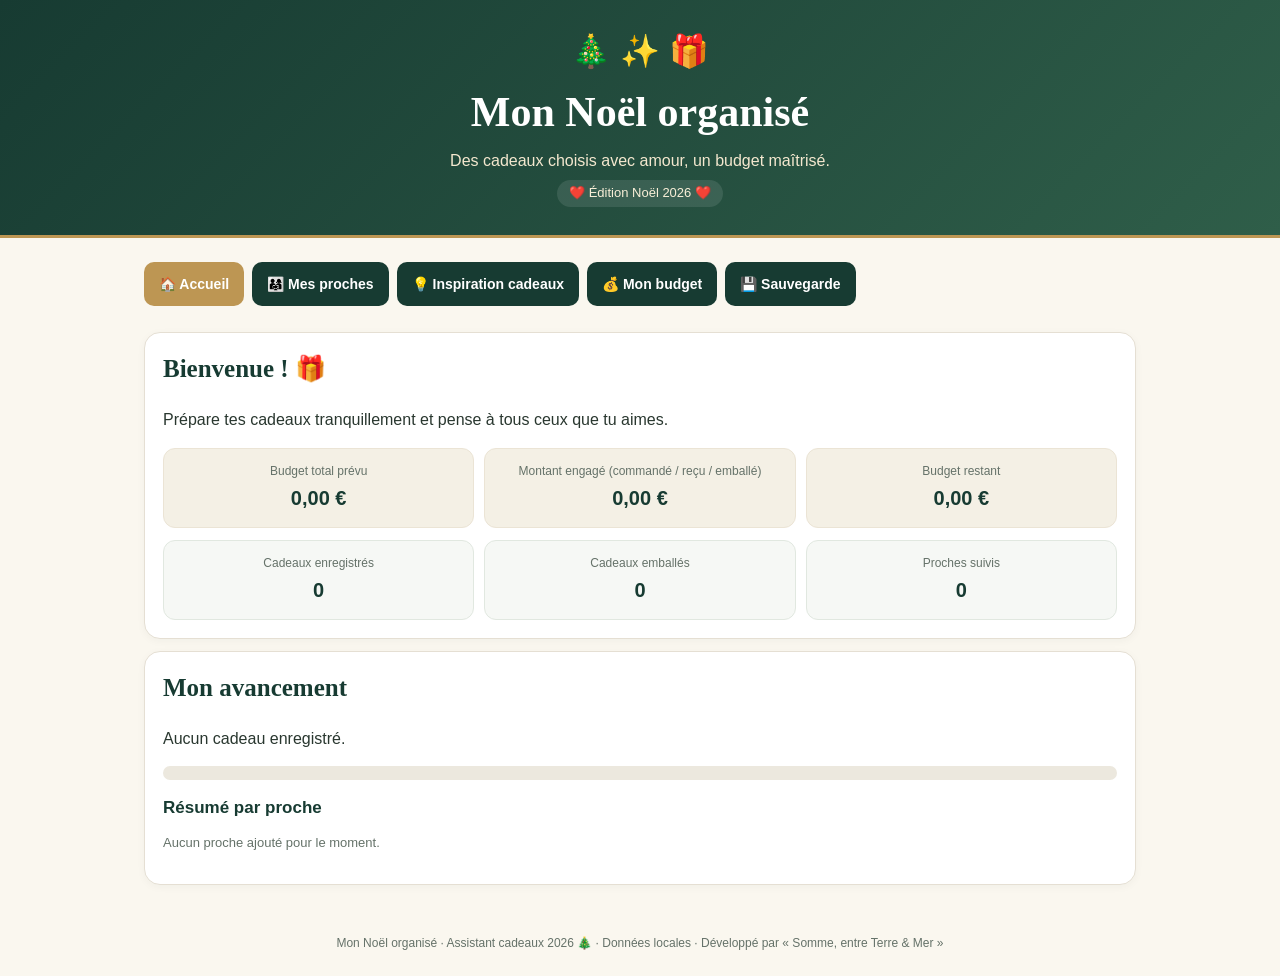
<file: index.html>
<!DOCTYPE html>
<html lang="fr">
<head>
  <meta charset="UTF-8">
  <meta name="viewport" content="width=device-width, initial-scale=1">
  <meta name="theme-color" content="#173b32">
  <title>Mon Noël organisé</title>
  <link rel="stylesheet" href="style.css">
</head>
<body>
  <header>
    <div class="header-emblem" aria-hidden="true">🎄 ✨ 🎁</div>
    <h1>Mon Noël organisé</h1>
    <p>Des cadeaux choisis avec amour, un budget maîtrisé.</p>
    <div class="header-badge">❤️ Édition Noël 2026 ❤️</div>
  </header>

  <main>
    <nav aria-label="Navigation principale">
      <button class="active" data-page="dashboard" type="button">🏠 Accueil</button>
      <button data-page="people" type="button">👨‍👩‍👧 Mes proches</button>
      <button data-page="ideas" type="button">💡 Inspiration cadeaux</button>
      <button data-page="budget" type="button">💰 Mon budget</button>
      <button data-page="backup" type="button">💾 Sauvegarde</button>
    </nav>

    <!-- ACCUEIL / TABLEAU DE BORD -->
    <section id="dashboard" class="page">
      <div class="panel">
        <h2>Bienvenue ! 🎁</h2>
        <p>Prépare tes cadeaux tranquillement et pense à tous ceux que tu aimes.</p>
        <div class="stats">
          <div class="stat">
            <small>Budget total prévu</small>
            <strong id="total">0,00 €</strong>
          </div>
          <div class="stat">
            <small>Montant engagé (commandé / reçu / emballé)</small>
            <strong id="spent">0,00 €</strong>
          </div>
          <div class="stat">
            <small>Budget restant</small>
            <strong id="remaining">0,00 €</strong>
          </div>
        </div>
        <div class="stats stats-secondary">
          <div class="stat stat-soft">
            <small>Cadeaux enregistrés</small>
            <strong id="totalGiftsCount">0</strong>
          </div>
          <div class="stat stat-soft">
            <small>Cadeaux emballés</small>
            <strong id="wrappedGiftsCount">0</strong>
          </div>
          <div class="stat stat-soft">
            <small>Proches suivis</small>
            <strong id="peopleCount">0</strong>
          </div>
        </div>
      </div>

      <div class="panel">
        <h2>Mon avancement</h2>
        <p id="progressText">Aucun cadeau enregistré.</p>
        <div class="progress-track" role="progressbar" aria-valuemin="0" aria-valuemax="100" aria-valuenow="0">
          <div id="progress" class="progress-fill"></div>
        </div>
        <h3>Résumé par proche</h3>
        <div id="dashboardList"></div>
      </div>
    </section>

    <!-- MES PROCHES -->
    <section id="people" class="page hidden">
      <div class="panel">
        <h2>Ajouter un proche ❤️</h2>
        <div class="row">
          <div class="field">
            <label for="pName">Prénom</label>
            <input id="pName" type="text" placeholder="Ex. Mamie">
          </div>
          <div class="field">
            <label for="pAge">Âge (facultatif)</label>
            <input id="pAge" type="number" min="0" max="130" placeholder="Ex. 70">
          </div>
        </div>
        <label for="pTaste">Passions et centres d'intérêt</label>
        <input id="pTaste" type="text" placeholder="Ex. jardinage, lecture, cuisine">
        <label for="pNotes">Goûts, préférences et notes personnelles</label>
        <textarea id="pNotes" rows="2" placeholder="Couleurs préférées, tailles, souhaits, remarques..."></textarea>
        <label for="pBudget">Budget individuel prévu (€)</label>
        <input id="pBudget" type="number" min="0" step="0.01" placeholder="Ex. 40">
        <button type="button" onclick="addPerson()">Ajouter à ma liste</button>
      </div>

      <div class="panel">
        <h2>Mes proches</h2>
        <div id="peopleList"></div>
      </div>
    </section>

    <!-- CATALOGUE D'IDÉES CADEAUX -->
    <section id="ideas" class="page hidden">
      <div class="panel">
        <h2>🎁 Idées cadeaux de Noël (Open Data · marché français)</h2>
        <p>Sélection filtrée d'idées qui s'offrent à Noël : livres, BD, DVD, jeux de société, jouets, high-tech, parfums, cafetières, gourmandises et loisirs créatifs.</p>

        <div class="row">
          <div class="field" style="flex: 3;">
            <input id="productSearch" class="search-box" type="search" placeholder="🔎 Rechercher un cadeau (ex. livre, dvd, lego, parfum, chocolat, casque, jeu...)" oninput="resetAndRenderCatalog()">
          </div>
          <div class="field" style="flex: 1; min-width: 195px;">
            <label class="checkbox-inline" for="onlyWithPhoto">
              <input id="onlyWithPhoto" type="checkbox" onchange="resetAndRenderCatalog()">
              Avec photo uniquement
            </label>
          </div>
        </div>

        <div id="catalogCategories" class="category-buttons" role="group" aria-label="Filtrer par catégorie"></div>

        <div class="catalog-meta-bar">
          <p id="catalogCount" class="catalog-count"></p>
          <small id="catalogUpdatedAt" class="muted-text"></small>
        </div>

        <div id="catalogStatusBanner" class="notice hidden" role="status"></div>
        <div id="productCatalog" class="product-grid"></div>

        <div id="catalogMoreWrap" class="actions" style="justify-content: center; margin-top: 18px;">
          <button id="loadMoreBtn" class="light hidden" type="button" onclick="showMoreCatalog()">Afficher plus d'idées cadeaux</button>
        </div>

        <div class="notice">
          <strong>Sources ouvertes &amp; transparence :</strong> Le catalogue est généré automatiquement via GitHub Actions à partir de bases Open Data compatibles (Open Library, Open Products Facts, Open Beauty Facts, Open Food Facts France et Open Prices — licences ODbL / CC-BY-SA). Lorsqu'aucun prix vérifié en France n'est disponible, « Prix à vérifier » est affiché et tu peux saisir ton propre montant.
        </div>
      </div>
    </section>

    <!-- MON BUDGET -->
    <section id="budget" class="page hidden">
      <div class="panel">
        <h2>💰 Mon budget de Noël</h2>
        <label for="budgetInput">Budget global de Noël (€)</label>
        <input id="budgetInput" type="number" min="0" step="0.01" placeholder="Ex. 500">
        <button type="button" onclick="saveBudget()">Enregistrer le budget global</button>

        <div class="stats stats-spaced">
          <div class="stat">
            <small>Budget global prévu</small>
            <strong id="budgetTotal">0,00 €</strong>
          </div>
          <div class="stat">
            <small>Montant engagé</small>
            <strong id="budgetSpent">0,00 €</strong>
          </div>
          <div class="stat">
            <small>Budget restant</small>
            <strong id="budgetLeft">0,00 €</strong>
          </div>
        </div>

        <h3>Répartition par personne</h3>
        <div id="budgetPeople"></div>
      </div>
    </section>

    <!-- SAUVEGARDE ET RESTAURATION -->
    <section id="backup" class="page hidden">
      <div class="panel">
        <h2>💾 Sauvegarde et restauration</h2>
        <div class="notice">
          Tes données personnelles restent enregistrées localement dans ce navigateur (clé <code>noel2026</code>) et ne sont jamais envoyées vers un serveur ou GitHub. Exporte régulièrement un fichier JSON pour conserver une copie de secours.
        </div>

        <div class="actions">
          <button class="gold" type="button" onclick="exportData()">⬇ Exporter ma sauvegarde (JSON)</button>
        </div>

        <div class="backup-block">
          <label for="importFile">Choisir un fichier de sauvegarde JSON à importer</label>
          <input id="importFile" type="file" accept=".json,application/json">
          <button type="button" onclick="importData()">Importer la sauvegarde</button>
        </div>

        <div class="backup-block">
          <h3>Effacer toutes mes données</h3>
          <p class="muted-text">Supprime définitivement les proches, cadeaux et budgets enregistrés dans ce navigateur après confirmation.</p>
          <button class="red" type="button" onclick="clearData()">Tout effacer</button>
        </div>
      </div>
    </section>
  </main>

  <footer>
    Mon Noël organisé · Assistant cadeaux 2026 🎄 · Données locales · Développé par « Somme, entre Terre &amp; Mer »
  </footer>

  <!-- MODALE D'AJOUT DE CADEAU DEPUIS LE CATALOGUE -->
  <div id="addGiftModal" class="modal hidden" role="dialog" aria-modal="true" aria-labelledby="modalGiftTitle">
    <div class="modal-card">
      <h3 id="modalGiftTitle">Ajouter un cadeau à la liste</h3>
      <p id="modalGiftSubtitle" class="muted-text"></p>

      <label for="modalRecipient">Choisir un proche</label>
      <select id="modalRecipient"></select>

      <label for="modalPrice">Prix (€) — facultatif ou à confirmer</label>
      <input id="modalPrice" type="number" min="0" step="0.01" placeholder="Ex. 29.90 (laisser vide si à vérifier)">

      <label for="modalNote">Note personnelle (facultatif)</label>
      <input id="modalNote" type="text" placeholder="Ex. Vu chez Fnac / Cultura / Darty">

      <div class="actions">
        <button class="gold" type="button" onclick="confirmAddCatalogGift()">Confirmer l'ajout</button>
        <button class="light" type="button" onclick="closeAddGiftModal()">Annuler</button>
      </div>
    </div>
  </div>

  <script src="app.js"></script>
</body>
</html>
</file>
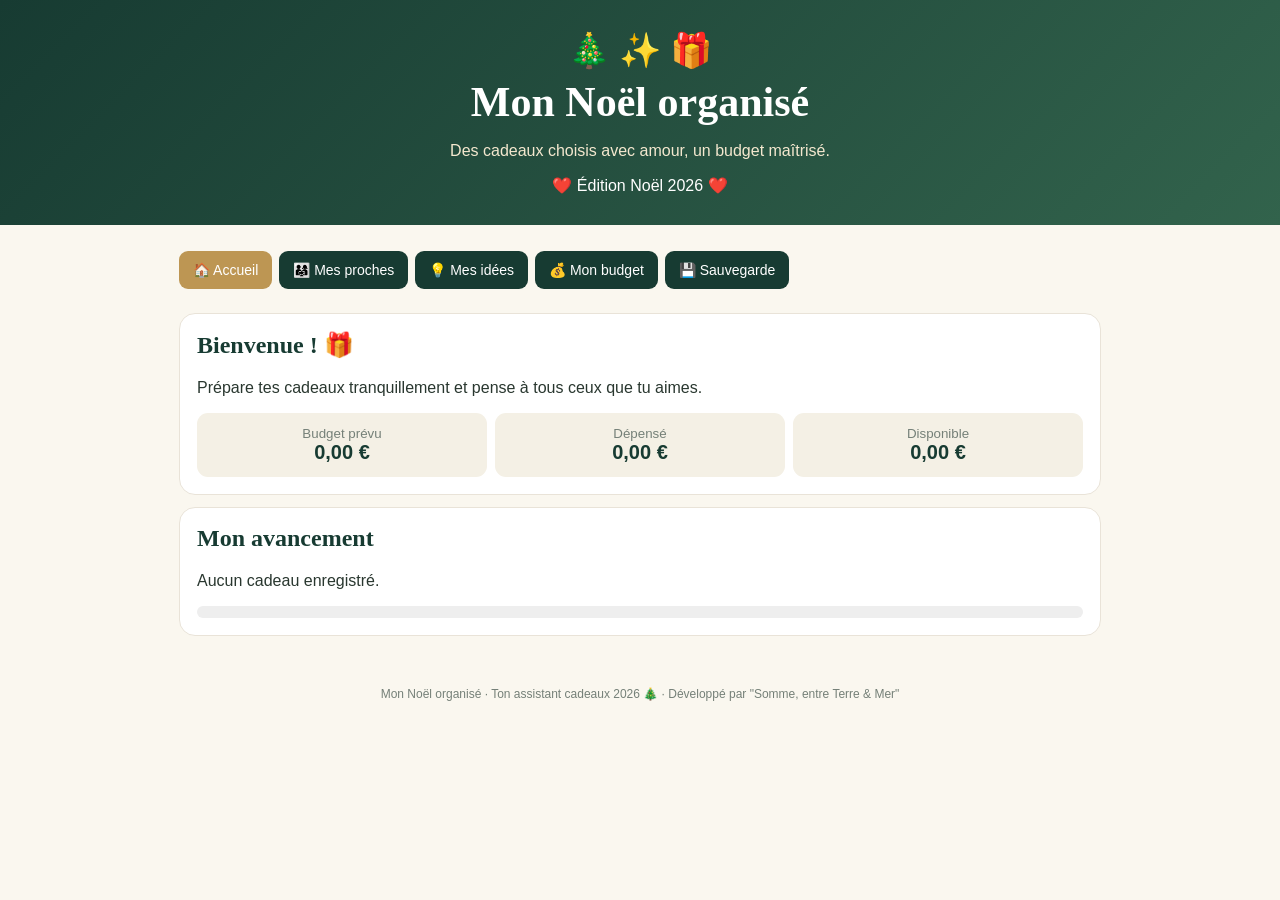
<file: index-old.html>
<!DOCTYPE html>
<html lang="fr">
<head>
<meta charset="UTF-8">
<meta name="viewport" content="width=device-width, initial-scale=1">
<meta name="theme-color" content="#173b32">
<title>Mon Noël organisé</title>
<style>
:root{
 --green:#173b32;--green2:#285747;--gold:#bd9653;
 --cream:#faf7ef;--white:#fff;--text:#29372f;
 --muted:#758078;--line:#e9e3d8;--red:#a44d4d;
}
*{box-sizing:border-box}
body{margin:0;background:var(--cream);color:var(--text);font-family:Arial,sans-serif}
header{background:linear-gradient(135deg,#173b32,#32634c);color:white;text-align:center;padding:30px 15px}
header h1{font-family:Georgia,serif;font-size:clamp(28px,6vw,42px);margin:8px}
header p{color:#f4e8cf}
main{max-width:950px;margin:auto;padding:14px}
nav{display:flex;gap:7px;overflow-x:auto;padding:12px 0}
nav button{white-space:nowrap;flex-shrink:0}
button{border:0;border-radius:9px;padding:11px 14px;background:var(--green);color:white;cursor:pointer;font-size:14px}
button.gold{background:var(--gold)}
button.light{background:#edf1eb;color:var(--green)}
button.red{background:#f8eaea;color:var(--red)}
button.active{background:var(--gold)}
.panel{background:white;border:1px solid var(--line);border-radius:16px;padding:17px;margin:12px 0}
h2{font-family:Georgia,serif;color:var(--green);margin-top:0}
h3{color:var(--green);margin-bottom:5px}
input,textarea,select{width:100%;padding:11px;border:1px solid #d9ded8;border-radius:9px;margin:5px 0;font:inherit;background:white}
label{font-size:13px;color:var(--muted)}
.field{flex:1;min-width:145px}
.row{display:flex;gap:9px;flex-wrap:wrap;align-items:end}
.stats{display:grid;grid-template-columns:repeat(3,1fr);gap:8px}
.stat{background:#f4f0e5;padding:13px;border-radius:11px;text-align:center}
.stat small{display:block;color:var(--muted)}
.stat strong{font-size:20px;color:var(--green)}
.person{border:1px solid var(--line);border-radius:13px;padding:13px;margin:12px 0}
.gift{border-top:1px solid var(--line);padding:12px 0;display:grid;grid-template-columns:1fr 130px;gap:8px;align-items:center}
.gift small{color:var(--muted)}
.tag{display:inline-block;background:#edf2ed;color:var(--green);padding:4px 8px;border-radius:20px;font-size:12px}
.actions{display:flex;gap:7px;flex-wrap:wrap;margin-top:10px}
.empty{padding:20px;text-align:center;color:var(--muted)}
.hidden{display:none!important}
.notice{background:#fff7e6;border-radius:10px;padding:12px;font-size:13px;margin-top:15px}
footer{text-align:center;padding:25px;color:var(--muted);font-size:12px}
.category-buttons{display:flex;gap:7px;flex-wrap:wrap;margin:15px 0}
.category-buttons button{font-size:13px}
.product-grid{display:grid;grid-template-columns:repeat(2,minmax(0,1fr));gap:13px;margin-top:15px}
.product-card{border:1px solid var(--line);border-radius:13px;overflow:hidden;background:white;display:flex;flex-direction:column}
.product-card img{width:100%;height:155px;object-fit:cover;background:#f3f0e9}
.product-info{padding:12px;display:flex;flex-direction:column;flex:1}
.product-info h3{font-size:16px;margin:8px 0}
.product-info p{font-size:13px;color:var(--muted);margin:5px 0 10px;flex:1}
.product-price{font-weight:bold;color:var(--green);margin:8px 0}
.product-card button{width:100%;margin-top:8px}
.search-box{margin:12px 0}
@media(max-width:550px){
 .stats{grid-template-columns:1fr}
 .gift{grid-template-columns:1fr}
 .row>*{min-width:100%}
 .product-grid{grid-template-columns:repeat(2,minmax(0,1fr));gap:8px}
 .product-card img{height:120px}
 .product-info{padding:9px}
 .product-info h3{font-size:14px}
 .product-info p{font-size:12px}
 .product-info button{font-size:12px;padding:10px 6px}
}
</style>
</head>
<body>

<header>
<div style="font-size:34px">🎄 ✨ 🎁</div>
<h1>Mon Noël organisé</h1>
<p>Des cadeaux choisis avec amour, un budget maîtrisé.</p>
<div>❤️ Édition Noël 2026 ❤️</div>
</header>

<main>
<nav>
<button class="active" data-page="dashboard">🏠 Accueil</button>
<button data-page="people">👨‍👩‍👧 Mes proches</button>
<button data-page="ideas">💡 Mes idées</button>
<button data-page="budget">💰 Mon budget</button>
<button data-page="backup">💾 Sauvegarde</button>
</nav>

<section id="dashboard" class="page">
<div class="panel">
<h2>Bienvenue ! 🎁</h2>
<p>Prépare tes cadeaux tranquillement et pense à tous ceux que tu aimes.</p>
<div class="stats">
<div class="stat"><small>Budget prévu</small><strong id="total">0 €</strong></div>
<div class="stat"><small>Dépensé</small><strong id="spent">0 €</strong></div>
<div class="stat"><small>Disponible</small><strong id="remaining">0 €</strong></div>
</div>
</div>
<div class="panel">
<h2>Mon avancement</h2>
<p id="progressText">Aucun cadeau enregistré.</p>
<div style="height:12px;background:#eee;border-radius:20px;overflow:hidden">
<div id="progress" style="height:100%;width:0;background:#bd9653"></div>
</div>
<div id="dashboardList"></div>
</div>
</section>

<section id="people" class="page hidden">
<div class="panel">
<h2>Ajouter un proche ❤️</h2>
<div class="row">
<div class="field"><label>Prénom</label><input id="pName" placeholder="Ex. Mamie"></div>
<div class="field"><label>Âge (facultatif)</label><input id="pAge" type="number" placeholder="Ex. 70"></div>
</div>
<label>Passions et centres d'intérêt</label>
<input id="pTaste" placeholder="Ex. jardinage, lecture, cuisine">
<label>Ses goûts et préférences</label>
<textarea id="pNotes" rows="2" placeholder="Couleurs préférées, tailles, souhaits..."></textarea>
<label>Budget prévu pour cette personne (€)</label>
<input id="pBudget" type="number" min="0" placeholder="Ex. 40">
<button onclick="addPerson()">Ajouter à ma liste</button>
</div>
<div class="panel">
<h2>Mes proches</h2>
<div id="peopleList"></div>
</div>
</section>

<section id="ideas" class="page hidden">
<div class="panel">
<h2>🎁 Catalogue de cadeaux</h2>
<p>Choisis une catégorie, découvre les produits et ajoute tes coups de cœur à la liste de tes proches.</p>

<input id="productSearch" class="search-box" type="search" placeholder="🔎 Rechercher un cadeau..." oninput="renderCatalog()">

<div id="catalogCategories" class="category-buttons">
<button class="gold" onclick="showCategory('Tous')">✨ Tous</button>
<button class="light" onclick="showCategory('High-tech')">📱 High-tech</button>
<button class="light" onclick="showCategory('Maison')">🏡 Maison</button>
<button class="light" onclick="showCategory('Beauté')">💄 Beauté</button>
<button class="light" onclick="showCategory('Mode')">👜 Mode</button>
<button class="light" onclick="showCategory('Loisirs')">🎨 Loisirs</button>
<button class="light" onclick="showCategory('Enfants')">🧸 Enfants</button>
<button class="light" onclick="showCategory('Sport')">⚽ Sport</button>
</div>

<p id="catalogCount"></p>
<div id="productCatalog" class="product-grid"></div>

<div class="notice">
Les prix affichés sont des estimations indicatives en euros et peuvent varier selon les modèles et les magasins. Les photos sont des illustrations génériques et ne représentent pas nécessairement les références exactes.
</div>
</div>
</section>

<section id="budget" class="page hidden">
<div class="panel">
<h2>💰 Mon budget de Noël</h2>
<label>Budget total (€)</label>
<input id="budgetInput" type="number" min="0" placeholder="Ex. 500">
<button onclick="saveBudget()">Enregistrer</button>
<div class="stats" style="margin-top:15px">
<div class="stat"><small>Prévu</small><strong id="budgetTotal">0 €</strong></div>
<div class="stat"><small>Dépensé</small><strong id="budgetSpent">0 €</strong></div>
<div class="stat"><small>Restant</small><strong id="budgetLeft">0 €</strong></div>
</div>
<h3>Répartition par personne</h3>
<div id="budgetPeople"></div>
</div>
</section>

<section id="backup" class="page hidden">
<div class="panel">
<h2>💾 Mes sauvegardes</h2>
<div class="notice">Tes données restent dans le navigateur de ton appareil. Pour les retrouver ailleurs, exporte le fichier puis importe-le sur l'autre appareil.</div>
<div class="actions">
<button class="gold" onclick="exportData()">⬇ Exporter ma liste</button>
</div>
<label>Choisir une sauvegarde à importer</label>
<input id="importFile" type="file" accept=".json,application/json">
<button onclick="importData()">Importer ma sauvegarde</button>
<h3>Effacer mes données</h3>
<button class="red" onclick="clearData()">Tout effacer</button>
</div>
</section>
</main>

<footer>Mon Noël organisé · Ton assistant cadeaux 2026 🎄 · Développé par "Somme, entre Terre & Mer"</footer>

<script>
const KEY='noel2026';
let data=loadData();
let currentCategory='Tous';

const catalogProducts=[
{name:'Console PlayStation 5',category:'High-tech',price:550,image:'https://images.unsplash.com/photo-1606813907291-d86efa9b94db?w=600',description:'Console de jeux vidéo pour les passionnés de gaming.'},
{name:'Appareil photo numérique',category:'High-tech',price:250,image:'https://images.unsplash.com/photo-1516035069371-29a1b244cc32?w=600',description:'Pour immortaliser les plus beaux souvenirs.'},
{name:'Casque audio sans fil',category:'High-tech',price:70,image:'https://images.unsplash.com/photo-1505740420928-5e560c06d30e?w=600',description:'Pour écouter musique et podcasts.'},
{name:'Montre connectée',category:'High-tech',price:100,image:'https://images.unsplash.com/photo-1523275335684-37898b6baf30?w=600',description:'Pour suivre son activité au quotidien.'},
{name:'Enceinte Bluetooth',category:'High-tech',price:55,image:'https://images.unsplash.com/photo-1608043152269-423dbba4e7e1?w=600',description:'Pour écouter sa musique partout.'},
{name:'Tablette tactile',category:'High-tech',price:180,image:'https://images.unsplash.com/photo-1544244015-0df4b3ffc6b0?w=600',description:'Pour lire, regarder des vidéos et naviguer.'},
{name:'Machine à café',category:'Maison',price:120,image:'https://images.unsplash.com/photo-1495474472287-4d71bcdd2085?w=600',description:'Pour les amateurs de café.'},
{name:'Lampe décorative',category:'Maison',price:45,image:'https://images.unsplash.com/photo-1507473885765-e6ed057f782c?w=600',description:'Pour apporter une touche chaleureuse.'},
{name:'Robot aspirateur',category:'Maison',price:200,image:'https://images.unsplash.com/photo-1558317374-067fb5f30001?w=600',description:'Un coup de main pour le ménage.'},
{name:'Coffret de soins',category:'Beauté',price:40,image:'https://images.unsplash.com/photo-1608248543803-ba4f8c70ae0b?w=600',description:'Un assortiment pour prendre soin de soi.'},
{name:'Sèche-cheveux',category:'Beauté',price:65,image:'https://images.unsplash.com/photo-1522338140262-f46f5913618a?w=600',description:'Un accessoire pratique pour les cheveux.'},
{name:'Montre élégante',category:'Mode',price:90,image:'https://images.unsplash.com/photo-1524805444758-089113d48a6d?w=600',description:'Un accessoire intemporel.'},
{name:'Sac à main',category:'Mode',price:65,image:'https://images.unsplash.com/photo-1584917865442-de89df76afd3?w=600',description:'Un sac pratique pour tous les jours.'},
{name:'Bijou fantaisie',category:'Mode',price:30,image:'https://images.unsplash.com/photo-1611652022419-a9419f74343d?w=600',description:'Une jolie attention à offrir.'},
{name:'Jeu de société',category:'Loisirs',price:30,image:'https://images.unsplash.com/photo-1606503153255-59d8b8b8219b?w=600',description:'Pour partager de bons moments.'},
{name:'Livre illustré',category:'Loisirs',price:25,image:'https://images.unsplash.com/photo-1544947950-fa07a98d237f?w=600',description:'Une belle lecture à offrir.'},
{name:'Kit créatif',category:'Loisirs',price:35,image:'https://images.unsplash.com/photo-1452860606245-08befc0ff44b?w=600',description:'Pour créer et s’amuser.'},
{name:'Jeu de construction',category:'Enfants',price:45,image:'https://images.unsplash.com/photo-1587654780291-39c9404d746b?w=600',description:'Pour construire et imaginer.'},
{name:'Peluche',category:'Enfants',price:25,image:'https://images.unsplash.com/photo-1559454403-b8fb88521f11?w=600',description:'Un compagnon tout doux.'},
{name:'Jeu éducatif',category:'Enfants',price:28,image:'https://images.unsplash.com/photo-1560785496-3c9d27877182?w=600',description:'Apprendre en s’amusant.'},
{name:'Tapis de yoga',category:'Sport',price:30,image:'https://images.unsplash.com/photo-1592432678016-e910b452f9a2?w=600',description:'Pour le sport et la détente.'},
{name:'Sac de sport',category:'Sport',price:40,image:'https://images.unsplash.com/photo-1553062407-98eeb64c6a62?w=600',description:'Pour transporter ses affaires.'},
{name:'Haltères de fitness',category:'Sport',price:35,image:'https://images.unsplash.com/photo-1583454110551-21f2fa2afe61?w=600',description:'Pour faire du renforcement musculaire.'}
];

function loadData(){
 try{
  let d=JSON.parse(localStorage.getItem(KEY)||'{}');
  return {
   budget:Number(d.budget)||0,
   people:Array.isArray(d.people)?d.people.map(p=>({
    ...p,name:p.name||'Sans nom',age:p.age||'',
    taste:p.taste||'',notes:p.notes||'',
    budget:Number(p.budget)||0,
    gifts:Array.isArray(p.gifts)?p.gifts.map(g=>({
     ...g,name:g.name||'',price:Number(g.price)||0,
     status:g.status||'À trouver',favorite:!!g.favorite,
     url:g.url||'',note:g.note||''
    })):[],
   })):[],
  };
 }catch(e){return {budget:0,people:[]}}
}

function save(){
 localStorage.setItem(KEY,JSON.stringify(data));
 render();
}
function money(n){
 return Number(n||0).toLocaleString('fr-FR',{style:'currency',currency:'EUR'});
}
function spent(){
 return data.people.reduce((s,p)=>s+p.gifts.filter(g=>['Commandé','Reçu','Emballé'].includes(g.status)).reduce((a,g)=>a+g.price,0),0);
}
function showPage(id){
 document.querySelectorAll('.page').forEach(x=>x.classList.add('hidden'));
 document.getElementById(id).classList.remove('hidden');
 document.querySelectorAll('nav button').forEach(b=>b.classList.toggle('active',b.dataset.page===id));
 if(id==='ideas')renderCatalog();
}
document.querySelectorAll('nav button').forEach(b=>b.onclick=()=>showPage(b.dataset.page));

function addPerson(){
 let name=document.getElementById('pName').value.trim();
 if(!name)return alert('Indique un prénom.');
 data.people.push({
  name,age:document.getElementById('pAge').value,
  taste:document.getElementById('pTaste').value,
  notes:document.getElementById('pNotes').value,
  budget:Number(document.getElementById('pBudget').value)||0,
  gifts:[]
 });
 ['pName','pAge','pTaste','pNotes','pBudget'].forEach(id=>document.getElementById(id).value='');
 save();
}
function addGift(i){
 let name=prompt('Quel cadeau envisages-tu ?');
 if(!name||!name.trim())return;
 let price=Number(prompt('Prix estimé en euros ?','0'))||0;
 let url=prompt('Lien vers la boutique (facultatif) ?','')||'';
 data.people[i].gifts.push({name:name.trim(),price,url,status:'À trouver',favorite:false,note:''});
 save();
}
function removePerson(i){
 if(confirm('Supprimer cette personne et ses cadeaux ?')){
  data.people.splice(i,1);save();
 }
}
function removeGift(i,j){
 if(confirm('Supprimer ce cadeau ?')){
  data.people[i].gifts.splice(j,1);save();
 }
}
function updateStatus(i,j,value){
 data.people[i].gifts[j].status=value;save();
}
function toggleFavorite(i,j){
 data.people[i].gifts[j].favorite=!data.people[i].gifts[j].favorite;save();
}
function editNotes(i){
 let p=data.people[i];
 let notes=prompt('Modifier les goûts et les notes de cette personne :',p.notes);
 if(notes!==null){p.notes=notes;save()}
}
function saveBudget(){
 data.budget=Math.max(0,Number(document.getElementById('budgetInput').value)||0);
 save();
}

function showCategory(category){
 currentCategory=category;
 document.querySelectorAll('#catalogCategories button').forEach(b=>{
  b.classList.toggle('gold',b.textContent.includes(category==='Tous'?'Tous':category));
  b.classList.toggle('light',!b.classList.contains('gold'));
 });
 renderCatalog();
}

function renderCatalog(){
 const container=document.getElementById('productCatalog');
 if(!container)return;
 container.innerHTML='';

 const search=(document.getElementById('productSearch')?.value||'').trim().toLowerCase();
 const products=catalogProducts.filter(p=>{
  const categoryOK=currentCategory==='Tous'||p.category===currentCategory;
  const searchOK=!search||(p.name+' '+p.description+' '+p.category).toLowerCase().includes(search);
  return categoryOK&&searchOK;
 });

 document.getElementById('catalogCount').textContent=products.length+' cadeau(x) à découvrir';

 if(!products.length){
  container.innerHTML='<p class="empty">Aucun produit trouvé. Essaie une autre recherche.</p>';
  return;
 }

 products.forEach(product=>{
  const card=document.createElement('article');
  card.className='product-card';

  const img=document.createElement('img');
  img.src=product.image;
  img.alt=product.name;
  img.loading='lazy';
  img.onerror=function(){this.style.display='none'};

  const info=document.createElement('div');
  info.className='product-info';

  const tag=document.createElement('span');
  tag.className='tag';
  tag.textContent=product.category;

  const title=document.createElement('h3');
  title.textContent=product.name;

  const description=document.createElement('p');
  description.textContent=product.description;

  const price=document.createElement('div');
  price.className='product-price';
  price.textContent='Environ '+money(product.price);

  const button=document.createElement('button');
  button.className='gold';
  button.textContent='🎁 Ajouter à mes cadeaux';
  button.onclick=()=>addCatalogProduct(product);

  info.append(tag,title,description,price,button);
  card.append(img,info);
  container.append(card);
 });
}

function addCatalogProduct(product){
 if(!data.people.length){
  alert('Ajoute d’abord un proche dans Mes proches.');
  showPage('people');
  return;
 }

 const choices=data.people.map((p,i)=>(i+1)+'. '+p.name).join('\n');
 const answer=prompt('Pour qui est ce cadeau ?\n\n'+choices+'\n\nTape le numéro de la personne :');

 if(answer===null)return;
 const index=Number(answer)-1;

 if(!Number.isInteger(index)||index<0||index>=data.people.length){
  alert('Choisis un numéro valide.');
  return;
 }

 const priceAnswer=prompt('Prix indicatif en euros :',String(product.price));
 if(priceAnswer===null)return;
 const price=Number(priceAnswer);

 if(!Number.isFinite(price)||price<0){
  alert('Indique un prix valide.');
  return;
 }

 data.people[index].gifts.push({
  name:product.name,
  price,
  url:'',
  status:'À trouver',
  favorite:false,
  note:product.description
 });

 save();
 alert('🎁 '+product.name+' ajouté à la liste de '+data.people[index].name+' !');
 showPage('people');
}

function render(){
 let total=Number(data.budget)||0,paid=spent();
 ['total','budgetTotal'].forEach(id=>document.getElementById(id).textContent=money(total));
 ['spent','budgetSpent'].forEach(id=>document.getElementById(id).textContent=money(paid));
 ['remaining','budgetLeft'].forEach(id=>document.getElementById(id).textContent=money(total-paid));
 document.getElementById('budgetInput').value=data.budget||'';

 let all=data.people.reduce((s,p)=>s+p.gifts.length,0);
 let done=data.people.reduce((s,p)=>s+p.gifts.filter(g=>g.status==='Emballé').length,0);
 document.getElementById('progressText').textContent=all?done+' cadeau(x) emballé(s) sur '+all:'Aucun cadeau enregistré.';
 document.getElementById('progress').style.width=all?(done/all*100)+'%':'0%';

 let people=document.getElementById('peopleList');
 people.innerHTML='';

 if(!data.people.length)people.innerHTML='<div class="empty">Ajoute ton premier proche ❤️</div>';

 data.people.forEach((p,i)=>{
  let box=document.createElement('div');box.className='person';
  let title=document.createElement('h3');title.textContent='🎁 '+p.name+(p.age?' · '+p.age+' ans':'');
  let desc=document.createElement('p');desc.textContent=p.taste||'Pas encore de passions renseignées.';
  let notes=document.createElement('small');notes.textContent=p.notes||'Aucune note supplémentaire.';
  let budget=document.createElement('p');budget.innerHTML='<span class="tag">Budget : '+money(p.budget)+'</span>';
  box.append(title,desc,notes,budget);

  let actions=document.createElement('div');actions.className='actions';
  let add=document.createElement('button');add.textContent='+ Ajouter un cadeau';add.onclick=()=>addGift(i);
  let edit=document.createElement('button');edit.className='light';edit.textContent='Modifier les notes';edit.onclick=()=>editNotes(i);
  let del=document.createElement('button');del.className='red';del.textContent='Supprimer';del.onclick=()=>removePerson(i);
  actions.append(add,edit,del);box.append(actions);

  p.gifts.forEach((g,j)=>{
   let line=document.createElement('div');line.className='gift';
   let left=document.createElement('div');
   let name=document.createElement('strong');name.textContent=(g.favorite?'⭐ ':'🎁 ')+g.name;
   let price=document.createElement('div');price.textContent=money(g.price);
   left.append(name,document.createElement('br'),price);

   if(g.url){
    try{
     let u=new URL(g.url);
     if(['http:','https:'].includes(u.protocol)){
      let a=document.createElement('a');a.href=u.href;a.target='_blank';a.rel='noopener noreferrer';a.textContent='Voir la boutique';
      left.append(document.createElement('br'),a);
     }
    }catch(e){}
   }

   let right=document.createElement('div');
   let status=document.createElement('select');
   ['À trouver','Sélectionné','Commandé','Reçu','Emballé'].forEach(s=>{
    let o=document.createElement('option');o.value=s;o.textContent=s;status.append(o);
   });
   status.value=g.status;status.onchange=()=>updateStatus(i,j,status.value);

   let fav=document.createElement('button');fav.className='light';fav.textContent=g.favorite?'★ Favori':'☆ Favori';fav.onclick=()=>toggleFavorite(i,j);
   let delg=document.createElement('button');delg.className='red';delg.textContent='Supprimer';delg.onclick=()=>removeGift(i,j);

   right.append(status,fav,delg);
   line.append(left,right);
   box.append(line);
  });
  people.append(box);
 });

 let dash=document.getElementById('dashboardList');
 dash.innerHTML='';
 data.people.forEach(p=>{
  let d=document.createElement('p');d.textContent='🎁 '+p.name+' : '+p.gifts.length+' cadeau(x)';
  dash.append(d);
 });

 let bp=document.getElementById('budgetPeople');
 bp.innerHTML='';
 data.people.forEach(p=>{
  let s=p.gifts.reduce((a,g)=>a+g.price,0);
  let d=document.createElement('p');
  d.textContent=p.name+' · Budget prévu : '+money(p.budget)+' · Idées enregistrées : '+money(s);
  bp.append(d);
 });

 renderCatalog();
}

function exportData(){
 let blob=new Blob([JSON.stringify(data,null,2)],{type:'application/json'});
 let a=document.createElement('a');
 a.href=URL.createObjectURL(blob);
 a.download='mon-noel-organise.json';
 a.click();
 URL.revokeObjectURL(a.href);
}

function importData(){
 let file=document.getElementById('importFile').files[0];
 if(!file)return alert('Choisis un fichier de sauvegarde.');
 let reader=new FileReader();
 reader.onload=()=>{
  try{
   let d=JSON.parse(reader.result);
   if(!Array.isArray(d.people)||typeof d.budget!=='number')throw Error();
   if(confirm('Remplacer les données actuelles par cette sauvegarde ?')){
    data=d;save();alert('Sauvegarde importée avec succès !');
   }
  }catch(e){alert('Ce fichier ne semble pas être une sauvegarde valide.')}
 };
 reader.readAsText(file);
}

function clearData(){
 if(confirm('Effacer définitivement toutes tes données sur cet appareil ?')){
  data={budget:0,people:[]};
  save();
 }
}

render();
</script>
</body>
</html>
</file>
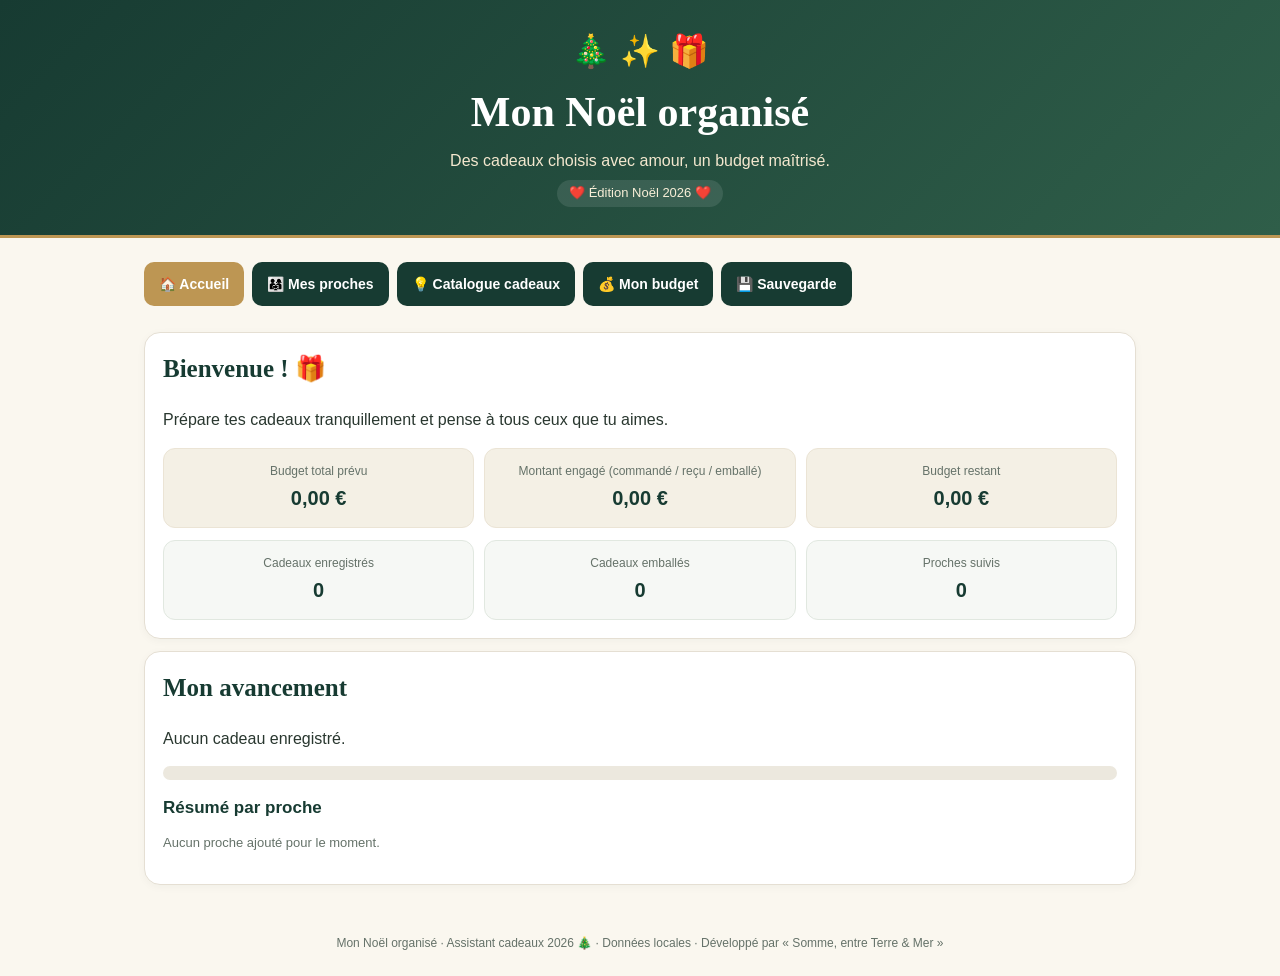
<file: release_clean_index.html>
<!DOCTYPE html>
<html lang="fr">
<head>
  <meta charset="UTF-8">
  <meta name="viewport" content="width=device-width, initial-scale=1">
  <meta name="theme-color" content="#173b32">
  <title>Mon Noël organisé</title>
  <link rel="stylesheet" href="style.css">
</head>
<body>
  <header>
    <div class="header-emblem" aria-hidden="true">🎄 ✨ 🎁</div>
    <h1>Mon Noël organisé</h1>
    <p>Des cadeaux choisis avec amour, un budget maîtrisé.</p>
    <div class="header-badge">❤️ Édition Noël 2026 ❤️</div>
  </header>

  <main>
    <nav aria-label="Navigation principale">
      <button class="active" data-page="dashboard" type="button">🏠 Accueil</button>
      <button data-page="people" type="button">👨‍👩‍👧 Mes proches</button>
      <button data-page="ideas" type="button">💡 Catalogue cadeaux</button>
      <button data-page="budget" type="button">💰 Mon budget</button>
      <button data-page="backup" type="button">💾 Sauvegarde</button>
    </nav>

    <!-- ACCUEIL / TABLEAU DE BORD -->
    <section id="dashboard" class="page">
      <div class="panel">
        <h2>Bienvenue ! 🎁</h2>
        <p>Prépare tes cadeaux tranquillement et pense à tous ceux que tu aimes.</p>
        <div class="stats">
          <div class="stat">
            <small>Budget total prévu</small>
            <strong id="total">0,00 €</strong>
          </div>
          <div class="stat">
            <small>Montant engagé (commandé / reçu / emballé)</small>
            <strong id="spent">0,00 €</strong>
          </div>
          <div class="stat">
            <small>Budget restant</small>
            <strong id="remaining">0,00 €</strong>
          </div>
        </div>
        <div class="stats stats-secondary">
          <div class="stat stat-soft">
            <small>Cadeaux enregistrés</small>
            <strong id="totalGiftsCount">0</strong>
          </div>
          <div class="stat stat-soft">
            <small>Cadeaux emballés</small>
            <strong id="wrappedGiftsCount">0</strong>
          </div>
          <div class="stat stat-soft">
            <small>Proches suivis</small>
            <strong id="peopleCount">0</strong>
          </div>
        </div>
      </div>

      <div class="panel">
        <h2>Mon avancement</h2>
        <p id="progressText">Aucun cadeau enregistré.</p>
        <div class="progress-track" role="progressbar" aria-valuemin="0" aria-valuemax="100" aria-valuenow="0">
          <div id="progress" class="progress-fill"></div>
        </div>
        <h3>Résumé par proche</h3>
        <div id="dashboardList"></div>
      </div>
    </section>

    <!-- MES PROCHES -->
    <section id="people" class="page hidden">
      <div class="panel">
        <h2>Ajouter un proche ❤️</h2>
        <div class="row">
          <div class="field">
            <label for="pName">Prénom</label>
            <input id="pName" type="text" placeholder="Ex. Mamie">
          </div>
          <div class="field">
            <label for="pAge">Âge (facultatif)</label>
            <input id="pAge" type="number" min="0" max="130" placeholder="Ex. 70">
          </div>
        </div>
        <label for="pTaste">Passions et centres d'intérêt</label>
        <input id="pTaste" type="text" placeholder="Ex. jardinage, lecture, cuisine">
        <label for="pNotes">Goûts, préférences et notes personnelles</label>
        <textarea id="pNotes" rows="2" placeholder="Couleurs préférées, tailles, souhaits, remarques..."></textarea>
        <label for="pBudget">Budget individuel prévu (€)</label>
        <input id="pBudget" type="number" min="0" step="0.01" placeholder="Ex. 40">
        <button type="button" onclick="addPerson()">Ajouter à ma liste</button>
      </div>

      <div class="panel">
        <h2>Mes proches</h2>
        <div id="peopleList"></div>
      </div>
    </section>

    <!-- CATALOGUE D'IDÉES CADEAUX -->
    <section id="ideas" class="page hidden">
      <div class="panel">
        <h2>🎁 Idées cadeaux de Noël (Open Data · marché français)</h2>
        <p>Sélection filtrée d'idées qui s'offrent à Noël : livres, BD, DVD, jeux de société, jouets, high-tech, parfums, cafetières, gourmandises et loisirs créatifs.</p>

        <div class="row">
          <div class="field" style="flex: 3;">
            <input id="productSearch" class="search-box" type="search" placeholder="🔎 Rechercher un cadeau (ex. livre, dvd, lego, parfum, chocolat, casque, jeu...)" oninput="resetAndRenderCatalog()">
          </div>
          <div class="field" style="flex: 1; min-width: 195px;">
            <label class="checkbox-inline" for="onlyWithPhoto">
              <input id="onlyWithPhoto" type="checkbox" onchange="resetAndRenderCatalog()">
              Avec photo uniquement
            </label>
          </div>
        </div>

        <div id="catalogCategories" class="category-buttons" role="group" aria-label="Filtrer par catégorie"></div>

        <div class="catalog-meta-bar">
          <p id="catalogCount" class="catalog-count"></p>
          <small id="catalogUpdatedAt" class="muted-text"></small>
        </div>

        <div id="catalogStatusBanner" class="notice hidden" role="status"></div>
        <div id="productCatalog" class="product-grid"></div>

        <div id="catalogMoreWrap" class="actions" style="justify-content: center; margin-top: 18px;">
          <button id="loadMoreBtn" class="light hidden" type="button" onclick="showMoreCatalog()">Afficher plus d'idées cadeaux</button>
        </div>

        <div class="notice">
          <strong>Sources ouvertes &amp; transparence :</strong> Le catalogue est généré automatiquement via GitHub Actions à partir de bases Open Data compatibles (Open Library, Open Products Facts, Open Beauty Facts, Open Food Facts France et Open Prices — licences ODbL / CC-BY-SA). Lorsqu'aucun prix vérifié en France n'est disponible, « Prix à vérifier » est affiché et tu peux saisir ton propre montant.
        </div>
      </div>
    </section>

    <!-- MON BUDGET -->
    <section id="budget" class="page hidden">
      <div class="panel">
        <h2>💰 Mon budget de Noël</h2>
        <label for="budgetInput">Budget global de Noël (€)</label>
        <input id="budgetInput" type="number" min="0" step="0.01" placeholder="Ex. 500">
        <button type="button" onclick="saveBudget()">Enregistrer le budget global</button>

        <div class="stats stats-spaced">
          <div class="stat">
            <small>Budget global prévu</small>
            <strong id="budgetTotal">0,00 €</strong>
          </div>
          <div class="stat">
            <small>Montant engagé</small>
            <strong id="budgetSpent">0,00 €</strong>
          </div>
          <div class="stat">
            <small>Budget restant</small>
            <strong id="budgetLeft">0,00 €</strong>
          </div>
        </div>

        <h3>Répartition par personne</h3>
        <div id="budgetPeople"></div>
      </div>
    </section>

    <!-- SAUVEGARDE ET RESTAURATION -->
    <section id="backup" class="page hidden">
      <div class="panel">
        <h2>💾 Sauvegarde et restauration</h2>
        <div class="notice">
          Tes données personnelles restent enregistrées localement dans ce navigateur (clé <code>noel2026</code>) et ne sont jamais envoyées vers un serveur ou GitHub. Exporte régulièrement un fichier JSON pour conserver une copie de secours.
        </div>

        <div class="actions">
          <button class="gold" type="button" onclick="exportData()">⬇ Exporter ma sauvegarde (JSON)</button>
        </div>

        <div class="backup-block">
          <label for="importFile">Choisir un fichier de sauvegarde JSON à importer</label>
          <input id="importFile" type="file" accept=".json,application/json">
          <button type="button" onclick="importData()">Importer la sauvegarde</button>
        </div>

        <div class="backup-block">
          <h3>Effacer toutes mes données</h3>
          <p class="muted-text">Supprime définitivement les proches, cadeaux et budgets enregistrés dans ce navigateur après confirmation.</p>
          <button class="red" type="button" onclick="clearData()">Tout effacer</button>
        </div>
      </div>
    </section>
  </main>

  <footer>
    Mon Noël organisé · Assistant cadeaux 2026 🎄 · Données locales · Développé par « Somme, entre Terre &amp; Mer »
  </footer>

  <!-- MODALE D'AJOUT DE CADEAU DEPUIS LE CATALOGUE -->
  <div id="addGiftModal" class="modal hidden" role="dialog" aria-modal="true" aria-labelledby="modalGiftTitle">
    <div class="modal-card">
      <h3 id="modalGiftTitle">Ajouter un cadeau à la liste</h3>
      <p id="modalGiftSubtitle" class="muted-text"></p>

      <label for="modalRecipient">Choisir un proche</label>
      <select id="modalRecipient"></select>

      <label for="modalPrice">Prix (€) — facultatif ou à confirmer</label>
      <input id="modalPrice" type="number" min="0" step="0.01" placeholder="Ex. 29.90 (laisser vide si à vérifier)">

      <label for="modalNote">Note personnelle (facultatif)</label>
      <input id="modalNote" type="text" placeholder="Ex. Vu chez Fnac / Cultura / Darty">

      <div class="actions">
        <button class="gold" type="button" onclick="confirmAddCatalogGift()">Confirmer l'ajout</button>
        <button class="light" type="button" onclick="closeAddGiftModal()">Annuler</button>
      </div>
    </div>
  </div>

  <script src="app.js"></script>
</body>
</html>
</file>
<file: style.css>
:root {
  --green: #173b32;
  --green2: #285747;
  --gold: #bd9653;
  --cream: #faf7ef;
  --white: #ffffff;
  --text: #29372f;
  --muted: #657269;
  --line: #e5dfd3;
  --red: #9e4242;
  --soft: #f4f0e5;
}

* {
  box-sizing: border-box;
}

body {
  margin: 0;
  background: var(--cream);
  color: var(--text);
  font-family: -apple-system, BlinkMacSystemFont, "Segoe UI", Roboto, Arial, sans-serif;
  line-height: 1.45;
}

header {
  background: linear-gradient(135deg, var(--green), #2f5e49);
  color: var(--white);
  text-align: center;
  padding: 28px 16px;
  border-bottom: 3px solid var(--gold);
}

.header-emblem {
  font-size: 32px;
}

header h1 {
  font-family: Georgia, "Times New Roman", serif;
  font-size: clamp(28px, 6vw, 42px);
  margin: 8px 0 6px;
  font-weight: 700;
}

header p {
  color: #f4e8cf;
  margin: 0 0 8px;
}

.header-badge {
  display: inline-block;
  font-size: 13px;
  color: #f9efd8;
  background: rgba(255, 255, 255, 0.1);
  padding: 4px 12px;
  border-radius: 20px;
}

main {
  max-width: 1020px;
  margin: 0 auto;
  padding: 14px;
}

nav {
  display: flex;
  gap: 8px;
  overflow-x: auto;
  padding: 10px 0 14px;
  -webkit-overflow-scrolling: touch;
}

nav button {
  white-space: nowrap;
  flex-shrink: 0;
  min-height: 44px;
}

button {
  border: 0;
  border-radius: 10px;
  padding: 11px 15px;
  min-height: 42px;
  background: var(--green);
  color: var(--white);
  cursor: pointer;
  font-size: 14px;
  font-weight: 600;
  transition: opacity 0.15s ease, transform 0.1s ease;
}

button:hover {
  opacity: 0.93;
}

button:active {
  transform: scale(0.99);
}

button.gold {
  background: var(--gold);
  color: var(--white);
}

button.light {
  background: #edf1eb;
  color: var(--green);
}

button.red {
  background: #f8eaea;
  color: var(--red);
}

button.active {
  background: var(--gold);
  color: var(--white);
}

.panel {
  background: var(--white);
  border: 1px solid var(--line);
  border-radius: 16px;
  padding: 18px;
  margin: 12px 0;
  box-shadow: 0 2px 8px rgba(23, 59, 50, 0.04);
}

h2 {
  font-family: Georgia, "Times New Roman", serif;
  color: var(--green);
  margin-top: 0;
  font-size: clamp(20px, 3.5vw, 25px);
}

h3 {
  color: var(--green);
  margin: 16px 0 6px;
  font-size: 17px;
}

input[type="text"],
input[type="number"],
input[type="search"],
input[type="file"],
textarea,
select {
  width: 100%;
  padding: 11px 12px;
  min-height: 42px;
  border: 1px solid #d5dbd4;
  border-radius: 10px;
  margin: 5px 0 10px;
  font: inherit;
  background: var(--white);
  color: var(--text);
}

input:focus,
textarea:focus,
select:focus {
  outline: 2px solid var(--green2);
  outline-offset: 1px;
}

label {
  display: block;
  font-size: 13px;
  font-weight: 600;
  color: var(--muted);
}

.checkbox-inline {
  display: flex;
  align-items: center;
  gap: 8px;
  min-height: 42px;
  margin: 5px 0 10px;
  padding: 8px 12px;
  background: #f6f8f5;
  border: 1px solid #d5dbd4;
  border-radius: 10px;
  cursor: pointer;
  color: var(--green);
}

.checkbox-inline input[type="checkbox"] {
  width: 18px;
  height: 18px;
  margin: 0;
  accent-color: var(--green);
}

.field {
  flex: 1;
  min-width: 160px;
}

.row {
  display: flex;
  gap: 10px;
  flex-wrap: wrap;
  align-items: flex-end;
}

.stats {
  display: grid;
  grid-template-columns: repeat(3, minmax(0, 1fr));
  gap: 10px;
  margin-top: 12px;
}

.stats-secondary,
.stats-spaced {
  margin-top: 12px;
}

.stat {
  background: var(--soft);
  border: 1px solid #ebe4d5;
  padding: 14px 12px;
  border-radius: 12px;
  text-align: center;
}

.stat-soft {
  background: #f6f8f5;
  border-color: #e1e8e0;
}

.stat small {
  display: block;
  color: var(--muted);
  font-size: 12px;
  margin-bottom: 4px;
}

.stat strong {
  font-size: 20px;
  color: var(--green);
}

.progress-track {
  height: 14px;
  background: #ece8de;
  border-radius: 20px;
  overflow: hidden;
  margin: 10px 0 14px;
}

.progress-fill {
  height: 100%;
  width: 0;
  background: linear-gradient(90deg, var(--green2), var(--gold));
  transition: width 0.25s ease;
}

.person {
  border: 1px solid var(--line);
  border-radius: 14px;
  padding: 15px;
  margin: 14px 0;
  background: #fffefa;
}

.person-header {
  display: flex;
  justify-content: space-between;
  gap: 8px;
  flex-wrap: wrap;
  align-items: center;
}

.person-meta {
  margin: 6px 0;
  color: var(--text);
  font-size: 14px;
}

.person-notes {
  display: block;
  color: var(--muted);
  font-size: 13px;
  margin-bottom: 8px;
}

.gift {
  border-top: 1px solid var(--line);
  padding: 12px 0;
  display: grid;
  grid-template-columns: 1fr auto;
  gap: 12px;
  align-items: center;
}

.gift-controls {
  display: flex;
  gap: 6px;
  flex-wrap: wrap;
  align-items: center;
  justify-content: flex-end;
}

.gift-controls select {
  width: auto;
  min-width: 135px;
  margin: 0;
  padding: 8px 10px;
  min-height: 38px;
}

.gift-note-input {
  margin-top: 6px;
  padding: 8px 10px;
  min-height: 36px;
  font-size: 13px;
}

.tag {
  display: inline-block;
  background: #edf2ed;
  color: var(--green);
  padding: 4px 10px;
  border-radius: 20px;
  font-size: 12px;
  font-weight: 600;
}

.actions {
  display: flex;
  gap: 8px;
  flex-wrap: wrap;
  margin-top: 10px;
}

.empty {
  padding: 22px;
  text-align: center;
  color: var(--muted);
  background: #faf9f5;
  border-radius: 12px;
  grid-column: 1 / -1;
}

.hidden {
  display: none !important;
}

.notice {
  background: #fff7e6;
  border: 1px solid #f0dfb8;
  color: #4f4328;
  border-radius: 12px;
  padding: 12px 14px;
  font-size: 13px;
  margin-top: 14px;
}

.muted-text {
  color: var(--muted);
  font-size: 13px;
}

.backup-block {
  margin-top: 18px;
  padding-top: 14px;
  border-top: 1px solid var(--line);
}

footer {
  text-align: center;
  padding: 24px 14px;
  color: var(--muted);
  font-size: 12px;
}

.category-buttons {
  display: flex;
  gap: 7px;
  flex-wrap: wrap;
  margin: 12px 0;
}

.category-buttons button {
  font-size: 13px;
  padding: 9px 12px;
  min-height: 38px;
}

.catalog-meta-bar {
  display: flex;
  justify-content: space-between;
  align-items: center;
  flex-wrap: wrap;
  gap: 8px;
  margin: 8px 0 0;
}

.catalog-count {
  font-weight: 600;
  color: var(--green);
  margin: 0;
}

.product-grid {
  display: grid;
  grid-template-columns: repeat(3, minmax(0, 1fr));
  gap: 14px;
  margin-top: 14px;
}

.product-card {
  border: 1px solid var(--line);
  border-radius: 14px;
  overflow: hidden;
  background: var(--white);
  display: flex;
  flex-direction: column;
}

.product-media {
  position: relative;
  width: 100%;
  height: 175px;
  background: #f7f5ef;
  display: flex;
  align-items: center;
  justify-content: center;
  border-bottom: 1px solid var(--line);
  overflow: hidden;
}

.product-media img {
  width: 100%;
  height: 100%;
  object-fit: contain;
  padding: 8px;
  background: #ffffff;
}

.product-emblem {
  width: 100%;
  height: 100%;
  background: linear-gradient(135deg, #f3efe4, #e7efe9);
  display: flex;
  align-items: center;
  justify-content: center;
  font-size: 36px;
}

.product-info {
  padding: 13px;
  display: flex;
  flex-direction: column;
  flex: 1;
}

.product-meta-top {
  display: flex;
  justify-content: space-between;
  gap: 6px;
  flex-wrap: wrap;
  align-items: center;
}

.product-brand {
  font-size: 12px;
  font-weight: 700;
  color: var(--muted);
}

.product-info h3 {
  font-size: 16px;
  margin: 8px 0 4px;
}

.product-merchant {
  font-size: 12px;
  color: var(--green2);
  margin: 0 0 6px;
  font-weight: 600;
}

.product-info p.product-desc {
  font-size: 13px;
  color: var(--muted);
  margin: 4px 0 8px;
  flex: 1;
}

.product-source {
  font-size: 11px;
  color: #7d8880;
  margin-bottom: 6px;
}

.product-price {
  font-weight: 700;
  color: var(--green);
  margin: 4px 0;
  font-size: 15px;
}

.product-link {
  display: inline-block;
  margin: 4px 0 6px;
  font-size: 13px;
  color: var(--green2);
  font-weight: 600;
  text-decoration: underline;
}

.product-card button {
  width: 100%;
  margin-top: 8px;
}

.search-box {
  margin: 12px 0;
}

.budget-person-row {
  border-top: 1px solid var(--line);
  padding: 10px 0;
  display: flex;
  justify-content: space-between;
  gap: 10px;
  flex-wrap: wrap;
  font-size: 14px;
}

.modal {
  position: fixed;
  inset: 0;
  background: rgba(20, 36, 30, 0.55);
  display: flex;
  align-items: center;
  justify-content: center;
  padding: 16px;
  z-index: 1000;
}

.modal-card {
  background: var(--white);
  border: 1px solid var(--line);
  border-radius: 16px;
  padding: 20px;
  max-width: 460px;
  width: 100%;
  box-shadow: 0 12px 32px rgba(0, 0, 0, 0.2);
}

@media (max-width: 820px) {
  .product-grid {
    grid-template-columns: repeat(2, minmax(0, 1fr));
  }
}

@media (max-width: 560px) {
  .stats {
    grid-template-columns: 1fr;
  }
  .gift {
    grid-template-columns: 1fr;
  }
  .gift-controls {
    justify-content: flex-start;
  }
  .row > * {
    min-width: 100%;
  }
  .product-grid {
    grid-template-columns: repeat(2, minmax(0, 1fr));
    gap: 8px;
  }
  .product-media {
    height: 135px;
  }
  .product-info {
    padding: 9px;
  }
  .product-info h3 {
    font-size: 14px;
  }
  .product-info p.product-desc {
    font-size: 12px;
  }
  .product-info button {
    font-size: 12px;
    padding: 10px 6px;
  }
}
</file>
